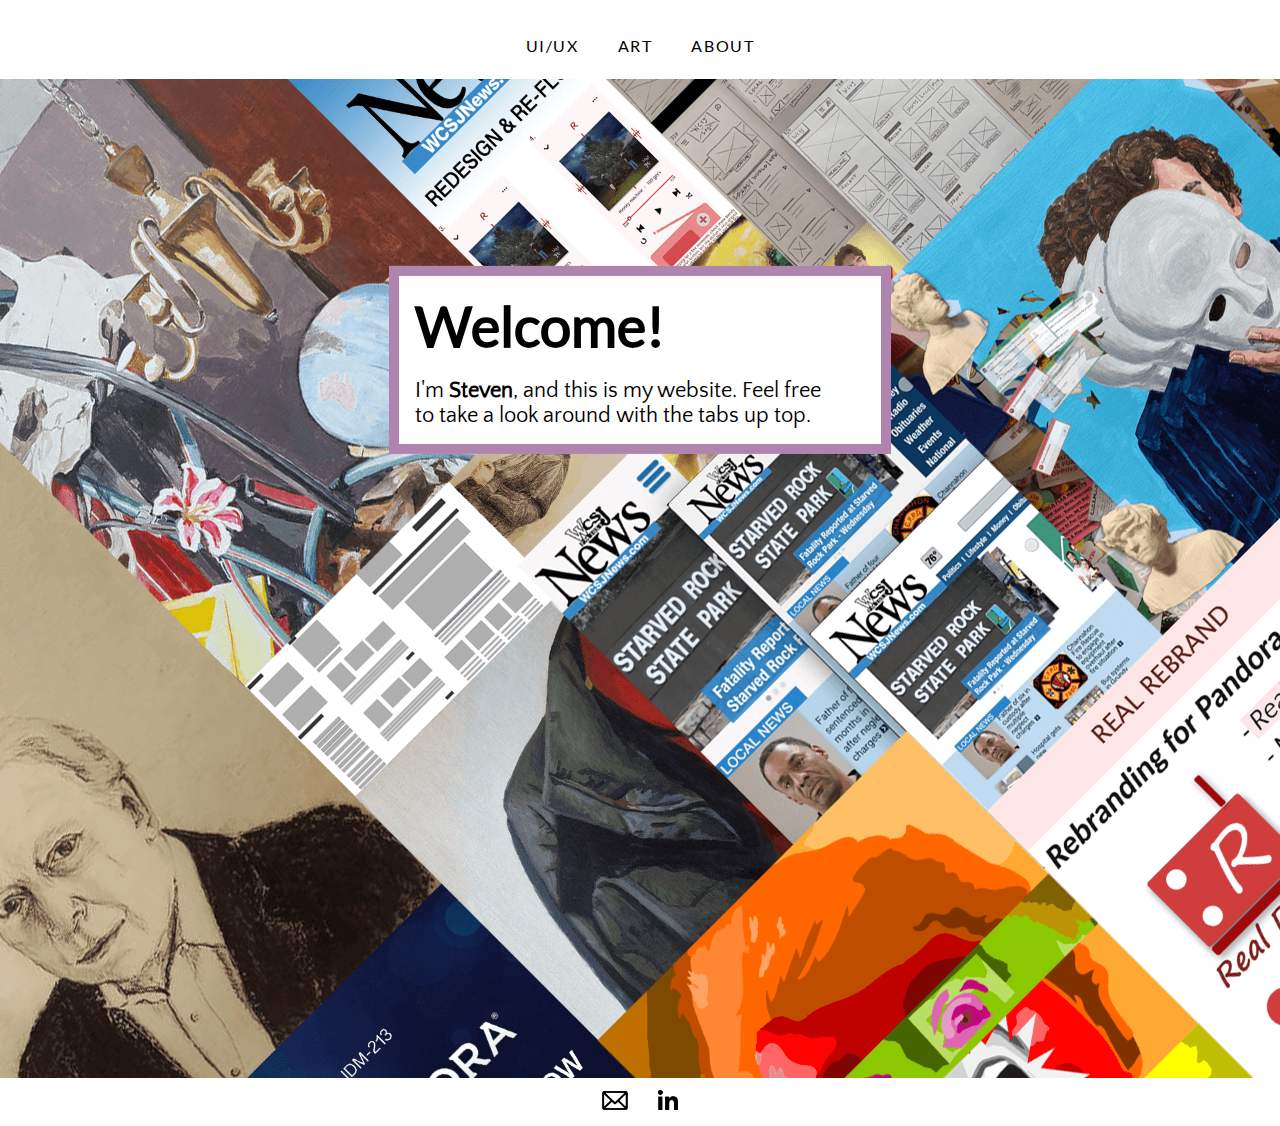
<file: index.html>
<!DOCTYPE html>
<html lang="en">
    <head>
        <meta charset="UTF-8" />
        <meta name="viewport" content="width=device-width, initial-scale=1.0" />
        <title>McInerneyMedia | UI/UX</title>
        <link rel="stylesheet" href="styles.css" />
        <link rel="icon" href="imagesscaled/logosmall.png" />
    </head>
    <body>
<!--Centered navbar.-->
<br>
<br>
       <div class="site_menu">
          <ul>
            <li><a href="uiux.html">UI/UX</a></li>
            <li><a href="art.html">ART</a></li>
            <li><a href="about.html">ABOUT</a></li>
          </ul>
        </div>

        <div class="container">
          <!--sizing for the head background image showcase, based on screen sizes.-->
          <picture>
            <source media="(max-width: 600px)" srcset="imagesscaled/bg_s.png" />
            <source media="(max-width: 1020px)" srcset="imagesscaled/bg_m.png" />
            <source media="(min-width: 1021px)" srcset="imagesscaled/bg_l.png" />
            <img src="imagesscaled/bg_s.png" alt="Gallery of Steven's work at an angle.">
          </picture>
          <div class="centered">
            <h2 class="hi">Welcome!</h2>
            <p class="hey">I'm <b>Steven</b>, and this is my website. Feel free to take a look around with the tabs up top.</p>

          </div>
        </div>
            <!--Links to email and linkedin.-->
            <footer>
              <div class="bottom">
              <a href="mailto:sam646@drexel.edu">
                <img class="stevenlinka" alt="Small Envelope, a linked image directing to Steven's email." src="imagesscaled/mail.png">
                </a>
              <a href="https://www.linkedin.com/in/steven-mcinerney-3b106819a/" target="_blank">
                <img class="stevenlinkb" alt="IN Logo from Linkedin, a linked image directing to Steven's linkedin profile." src="imagesscaled/linkedin.png">
                </a>
              </div>
            </footer>
    </body>
</html>
</file>
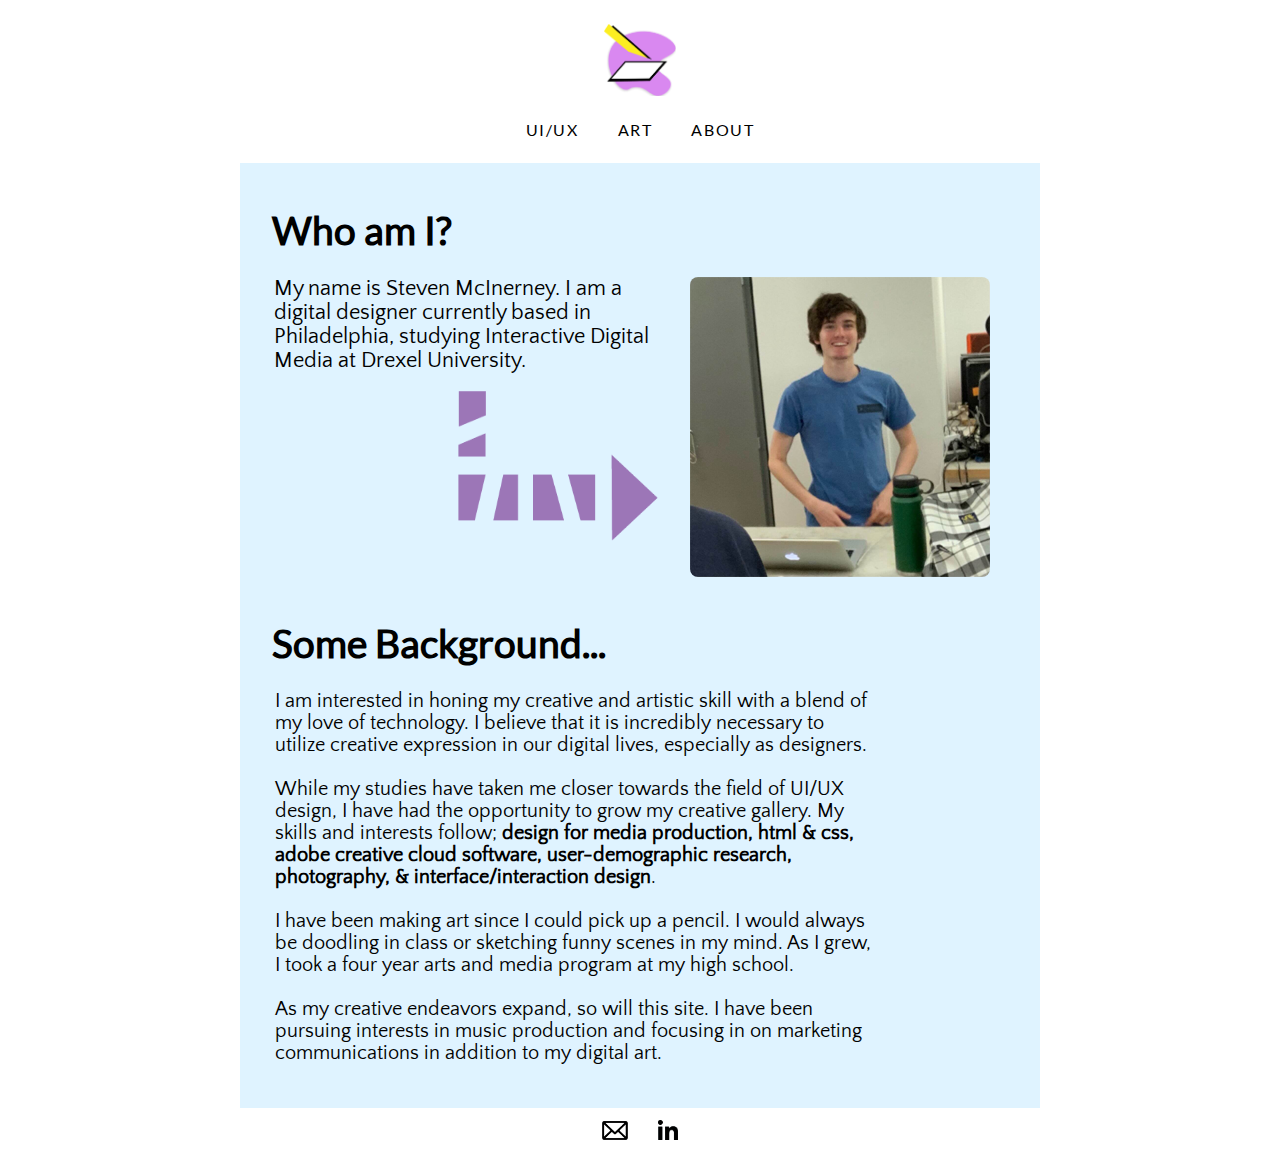
<file: about.html>
<!DOCTYPE html>
<html lang="en">
    <head>
        <meta charset="UTF-8" />
        <meta name="viewport" content="width=device-width, initial-scale=1.0" />
        <title>McInerneyMedia | About</title>
        <link rel="stylesheet" href="styles.css" />
        <link rel="icon" href="imagesscaled/logosmall.png">
    </head>
    <body>
      <!--Top centered website logo.-->
        <div class="logo_art">
            <h1>
              <a href="index.html">
                <img class= "stevenlogo" alt="Centered logo of yellow pencil on white paper with purple swirl behind it." src="imagesscaled/logo4.png">
                </a>
          </h1>
        </div>
        <!--Centered navbar.-->
        <div class="site_menu">
          <ul>
            <li><a href="uiux.html">UI/UX</a></li>
            <li><a href="art.html">ART</a></li>
            <li><a href="about.html">ABOUT</a></li>
          </ul>
        </div>
        <!--Main 'about me' content for the page.-->
        <div class="about_me">
          <br>
          <h3>Who am I?</h3>
              <div class="aboutflex">
                <div class="opener">
                  <p class="top">My name is Steven McInerney. I am a digital designer currently based in Philadelphia, studying Interactive Digital Media at Drexel University.</p>
                  <br>
                  <picture>
                    <img class="pointer" src="imagesscaled/pointer.png" alt="arrow">
                  </picture>
                  <br>
                  <br>
                </div>
                <div class="pic">
                  <picture>
                    <img class= "me" src= "imagesscaled/myself.png" alt="Picture of Steven smiling, standing in studio lab.">
                  </picture>
                </div>
              </div>
                  <br> 
                  <h3>Some Background...</h3>
                  <p class="about">I am interested in honing my creative and artistic skill with a blend of my love of technology. I believe that it is incredibly necessary to utilize creative expression in our digital lives, especially as designers.
                  <br>
                  <br>
                  While my studies have taken me closer towards the field of UI/UX design, I have had the opportunity to grow my creative gallery. My skills and interests follow; <b> design for media production, html & css, adobe creative cloud software, user-demographic research, photography, & interface/interaction design</b>.
                  <br>
                  <br>
                  I have been making art since I could pick up a pencil. I would always be doodling in class or sketching funny scenes in my mind. As I grew, I took a four year arts and media program at my high school.
                  <br>
                  <br>
                  As my creative endeavors expand, so will this site. I have been pursuing interests in music production and focusing in on marketing communications in addition to my digital art.
                  <br>
                  <br>
                  <br>
                  </p>
        </div>
            <!--Links to email and linkedin.-->
            <footer>
              <div class="bottom">
              <a href="mailto:sam646@drexel.edu">
                <img class="stevenlinka" alt="Small Envelope, a linked image directing to Steven's email." src="imagesscaled/mail.png">
                </a>
              <a href="https://www.linkedin.com/in/steven-mcinerney-3b106819a/" target="_blank">
                <img class="stevenlinkb" alt="IN Logo from Linkedin, a linked image directing to Steven's linkedin profile." src="imagesscaled/linkedin.png">
                </a>
              </div>
            </footer>
    </body>
</html>
</file>
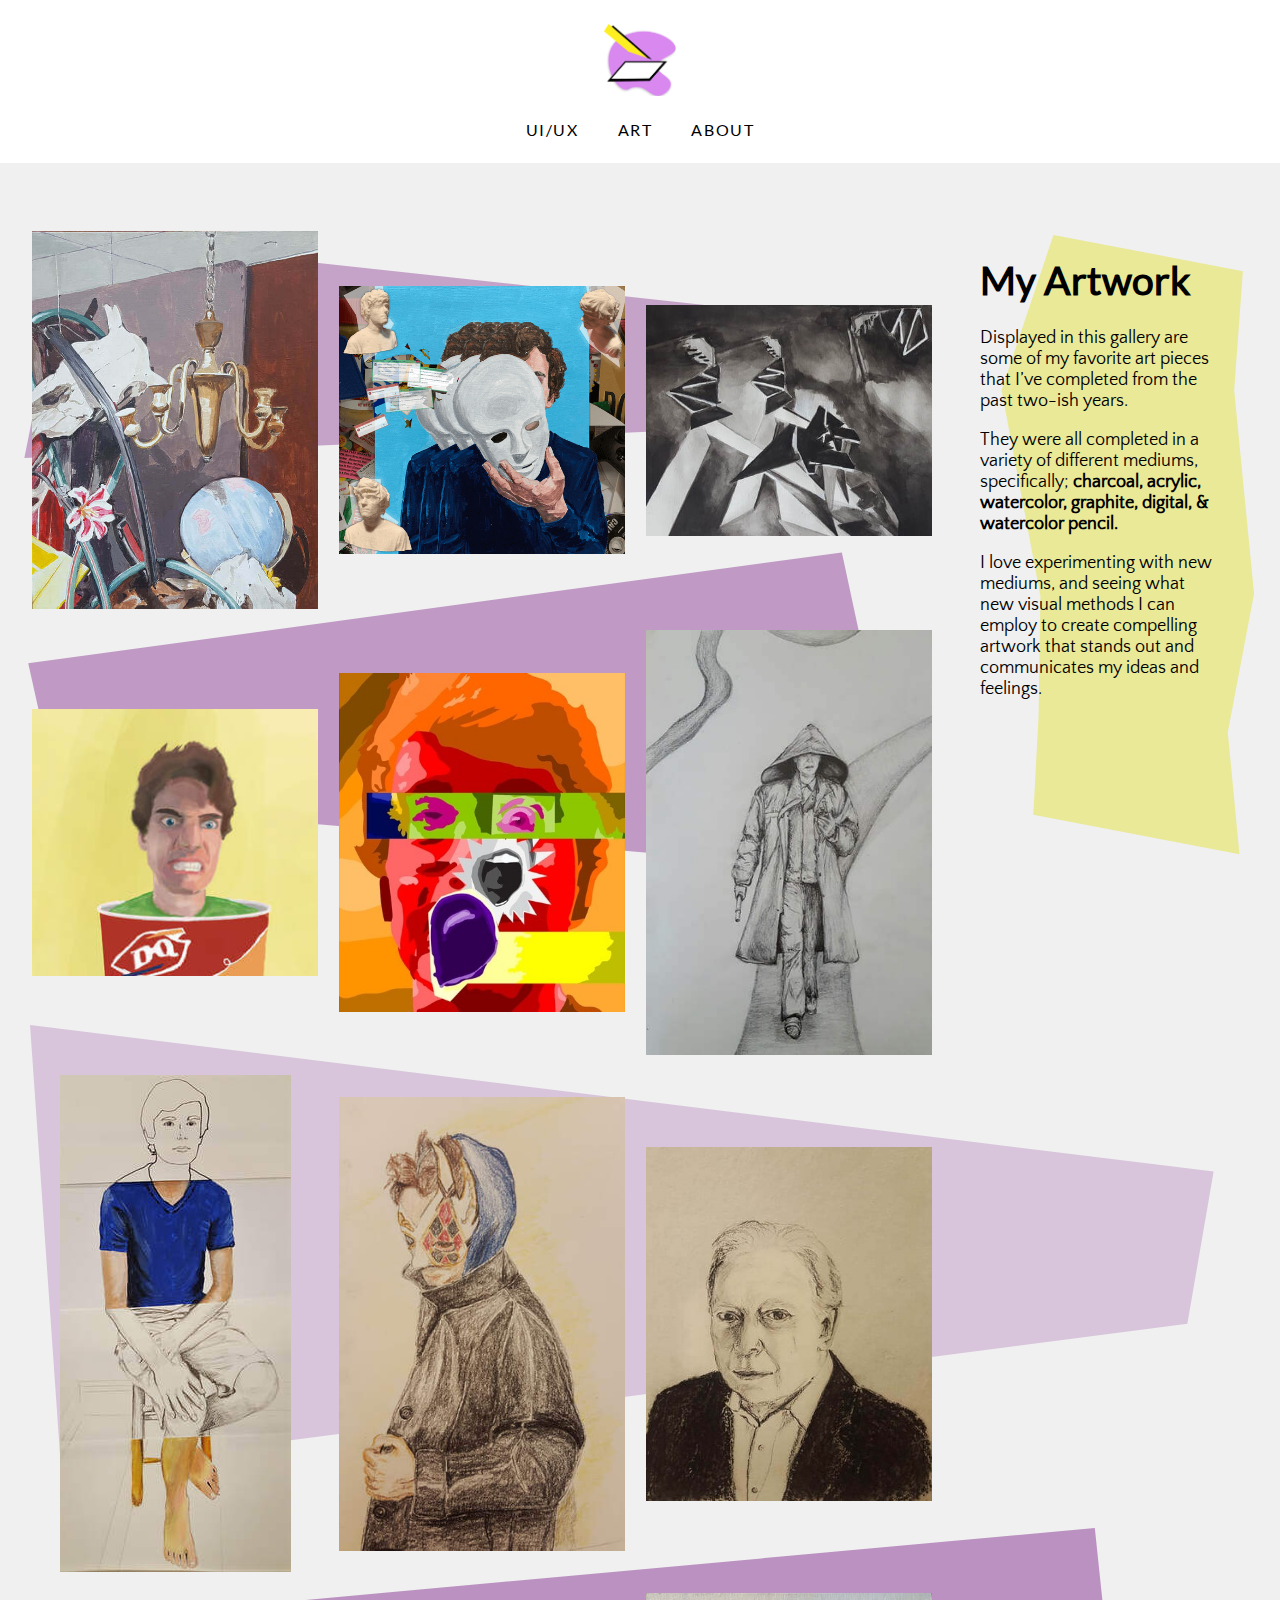
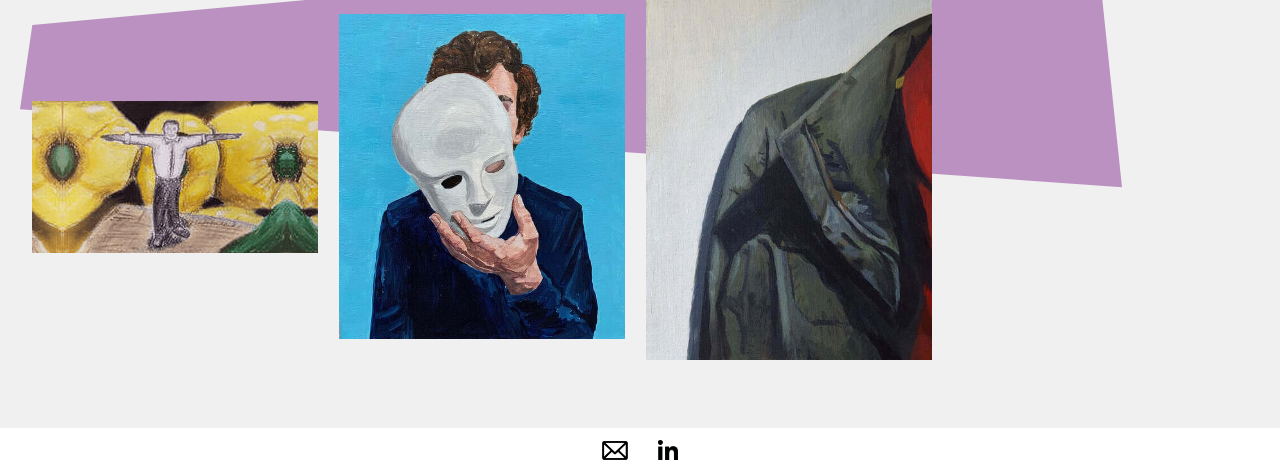
<file: art.html>
<!DOCTYPE html>
<html lang="en">
    <head>
        <meta charset="UTF-8">
        <meta name="viewport" content="width=device-width, initial-scale=1.0">
        <title>McInerneyMedia | Art</title>
        <link rel="stylesheet" href="styles.css">
        <link rel="icon" href="imagesscaled/logosmall.png">
    </head>
    <!--Top centered website logo.-->
    <body>
        <div class="logo_art">
            <h1>
              <a href="index.html">
                <img class= "stevenlogo" alt="Centered logo of yellow pencil on white paper with purple swirl behind it." src="imagesscaled/logo4.png">
                </a>
          </h1>
        </div>
        <!--Centered navbar.-->
        <div class="site_menu">
          <ul>
            <li><a href="uiux.html">UI/UX</a></li>
            <li><a href="art.html">ART</a></li>
            <li><a href="about.html">ABOUT</a></li>
          </ul>
        </div>
      <!--Section containing pop-up button for returning to page tops.-->
        <button onclick="topFunction()" id="myBtn" title="Go to top">Top</button>

        <script>

          var mybutton = document.getElementById("myBtn");
          
          window.onscroll = function() {scrollFunction()};
          
          function scrollFunction() {
            if (document.body.scrollTop > 20 || document.documentElement.scrollTop > 20) {
              mybutton.style.display = "block";
            } else {
              mybutton.style.display = "none";
            }
          }
          
          function topFunction() {
            document.body.scrollTop = 0;
            document.documentElement.scrollTop = 0;
          }
          </script>
<!--Main gallery content for the page.-->
      <div class="works">
          <div class= "artgrid">
            <div class="gallery">
              <img src="imagesscaled/chand.jpg" alt="Acrylic painting of gold chandelier next to deer skull and earth globe.">
              <img src="imagesscaled/bluemix.png" alt="Digital multimedia piece of masked figure glitching with 3D heads circling.">
              <img src="imagesscaled/poly.jpg" alt="Black and white watercolor painting of polygonal abstract scene.">
              <img src="imagesscaled/DQ.jpg" alt="">
              <img src="imagesscaled/redgreen.jpg" alt="">
              <img src="imagesscaled/walk.jpg" alt="">
              <img src="imagesscaled/sit.jpg" alt="Multimedia piece of Steven sitting in on stool.">
              <img src="imagesscaled/look.jpg" alt="Colored pencil piece of masked figure posing in black leather coat.">
              <img src="imagesscaled/vet.jpg" alt="Charcoal piece of profile of US veteran.">
              <img src="imagesscaled/pepper.png" alt="">
              <img src="imagesscaled/blue.jpg" alt="">
              <img src="imagesscaled/green.jpg" alt="Acrylic painting of a shoulder of green coat with red accent.">
            </div>
            <aside>
              <picture>
                <img class="pointeru" src= "imagesscaled/pointeru.png" alt="up arrow">
              </picture>
              <h3>My Artwork</h3>
              <p>Displayed in this gallery are some of my favorite art pieces that I’ve completed from the past two-ish years. </p>
              <br>
              <p>They were all completed in a variety of different mediums, specifically; <b> charcoal, acrylic, watercolor, graphite, digital, & watercolor pencil. </b></p>
              <br>
              <p>I love experimenting with new mediums, and seeing what new visual methods I can employ to create compelling artwork that stands out and communicates my ideas and feelings.</p>
            </aside>
          </div>
        </div>
              <!--Links to email and linkedin.-->
                <footer>
                  <div class="bottom">
                  <a href="mailto:sam646@drexel.edu">
                    <img class="stevenlinka" alt="Small Envelope, a linked image directing to Steven's email." src="imagesscaled/mail.png">
                    </a>
                  <a href="https://www.linkedin.com/in/steven-mcinerney-3b106819a/" target="_blank">
                    <img class="stevenlinkb" alt="IN Logo from Linkedin, a linked image directing to Steven's linkedin profile." src="imagesscaled/linkedin.png">
                    </a>
                  </div>
                </footer>
    </body>
</html>
</file>
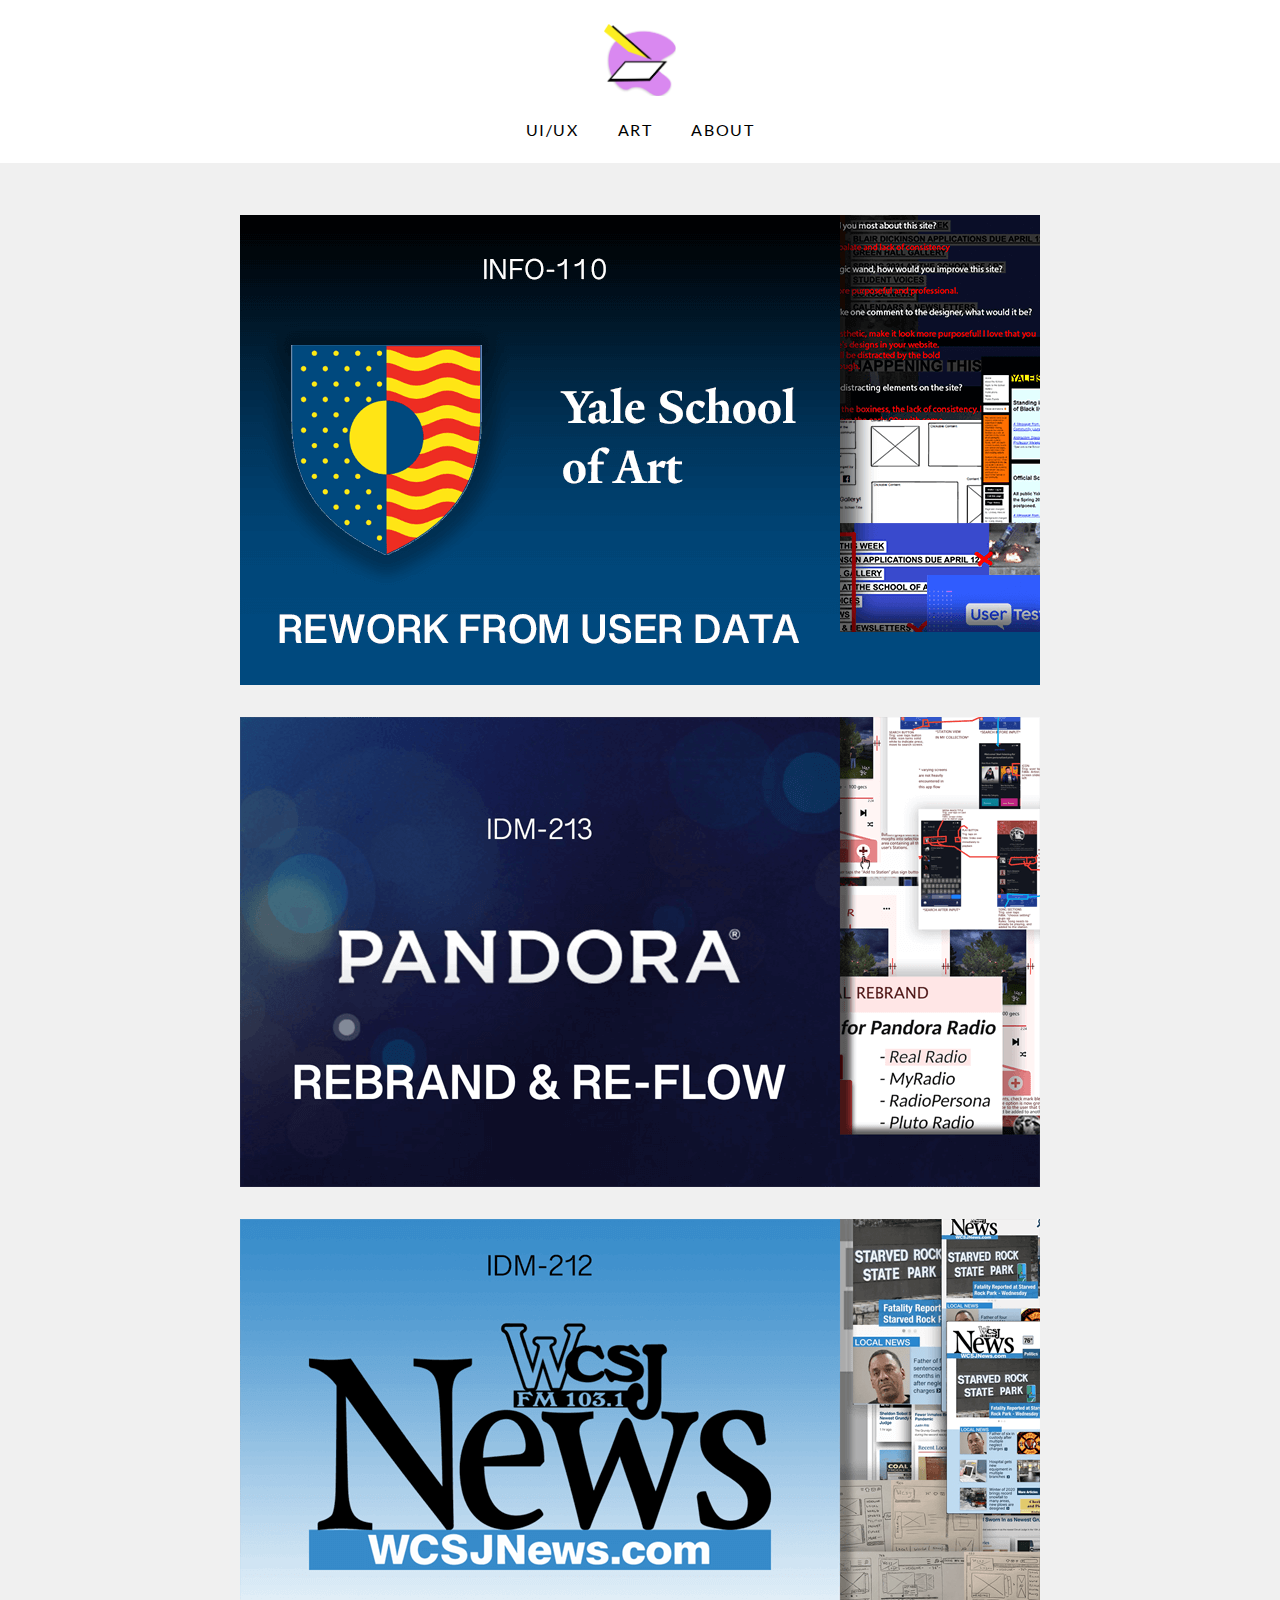
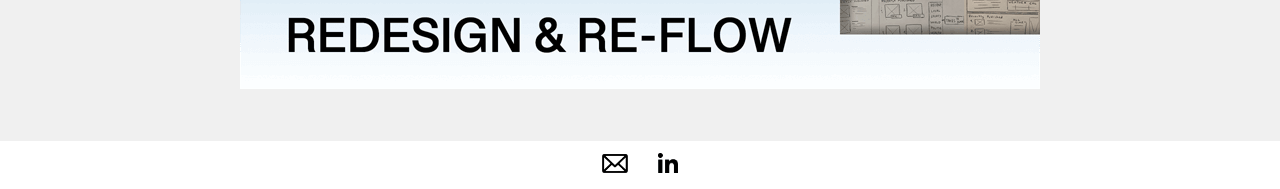
<file: uiux.html>
<!DOCTYPE html>
<html lang="en">
    <head>
        <meta charset="UTF-8" />
        <meta name="viewport" content="width=device-width, initial-scale=1.0" />
        <title>McInerneyMedia | UI/UX</title>
        <link rel="stylesheet" href="styles.css" />
        <link rel="icon" href="imagesscaled/logosmall.png" />
    </head>
    <body>
      <!--Top centered website logo!-->
        <div class="logo_art">
            <h1>
              <a href="index.html">
                <img class= "stevenlogo" alt="Centered logo of yellow pencil on white paper with purple swirl behind it." src="imagesscaled/logo4.png">
                </a>
          </h1>
        </div>
<!--Centered navbar.-->
       <div class="site_menu">
          <ul>
            <li><a href="uiux.html">UI/UX</a></li>
            <li><a href="art.html">ART</a></li>
            <li><a href="about.html">ABOUT</a></li>
          </ul>
        </div>
<!--Main image preview content for the page.-->
<div class="works"> 
  <div class="physwork">
    <a href="work3.html">
  <picture>
    <source media="(max-width: 1149px)" srcset="imagesscaled/yaletitle.png" />
    <source media="(min-width: 1150px)" srcset="imagesscaled/yale_b.png" />
    <img src="imagesscaled/yaletitle.png" alt="IDM-213, Pandora, Rebrand and Re-flow.">
  </picture>
  </a>
  </div>
            <div class="physwork">
              <a href="work2.html">
            <picture>
              <source media="(max-width: 1149px)" srcset="imagesscaled/realtitle.png" />
              <source media="(min-width: 1150px)" srcset="imagesscaled/real_b.png" />
              <img src="imagesscaled/realtitle.png" alt="IDM-213, Pandora, Rebrand and Re-flow.">
            </picture>
            </a>
            </div>
            <div class="physwork">
              <a href="work1.html">
            <picture>
                <source media="(max-width: 1149px)" srcset="imagesscaled/wcsjtitle.png" />
              <source media="(min-width: 1150px)" srcset="imagesscaled/wcsjtitle_b.png" />
              <img src="imagesscaled/wcsjtitle.png" alt="IDM-212 WCSJNews.com Redesign and Re-flow.">
            </picture>
            </a>
              </div>
            </div>
            <!--Links to email and linkedin.-->
              <footer>
                <div class="bottom">
                <a href="mailto:sam646@drexel.edu">
                  <img class="stevenlinka" alt="Small Envelope, a linked image directing to Steven's email." src="imagesscaled/mail.png">
                  </a>
                <a href="https://www.linkedin.com/in/steven-mcinerney-3b106819a/" target="_blank">
                  <img class="stevenlinkb" alt="IN Logo from Linkedin, a linked image directing to Steven's linkedin profile." src="imagesscaled/linkedin.png">
                  </a>
                </div>
              </footer>
    </body>
</html>
</file>
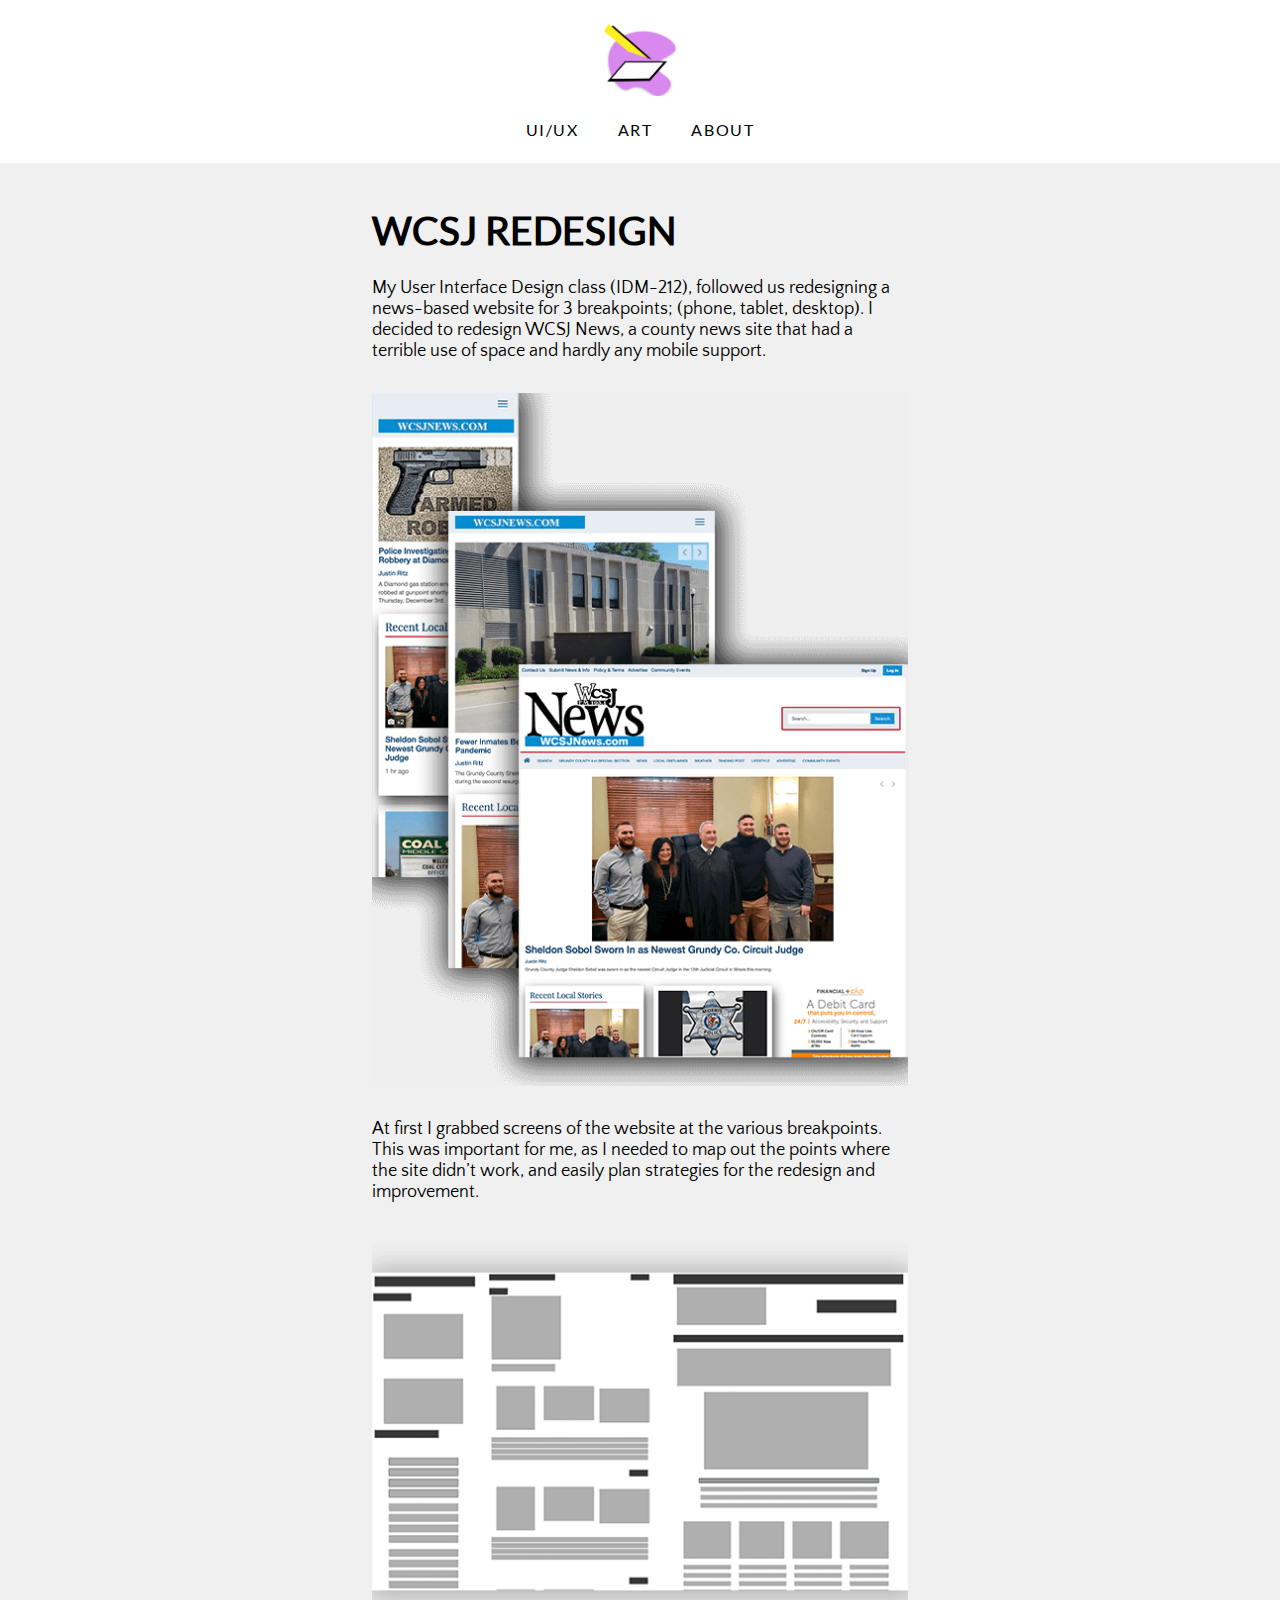
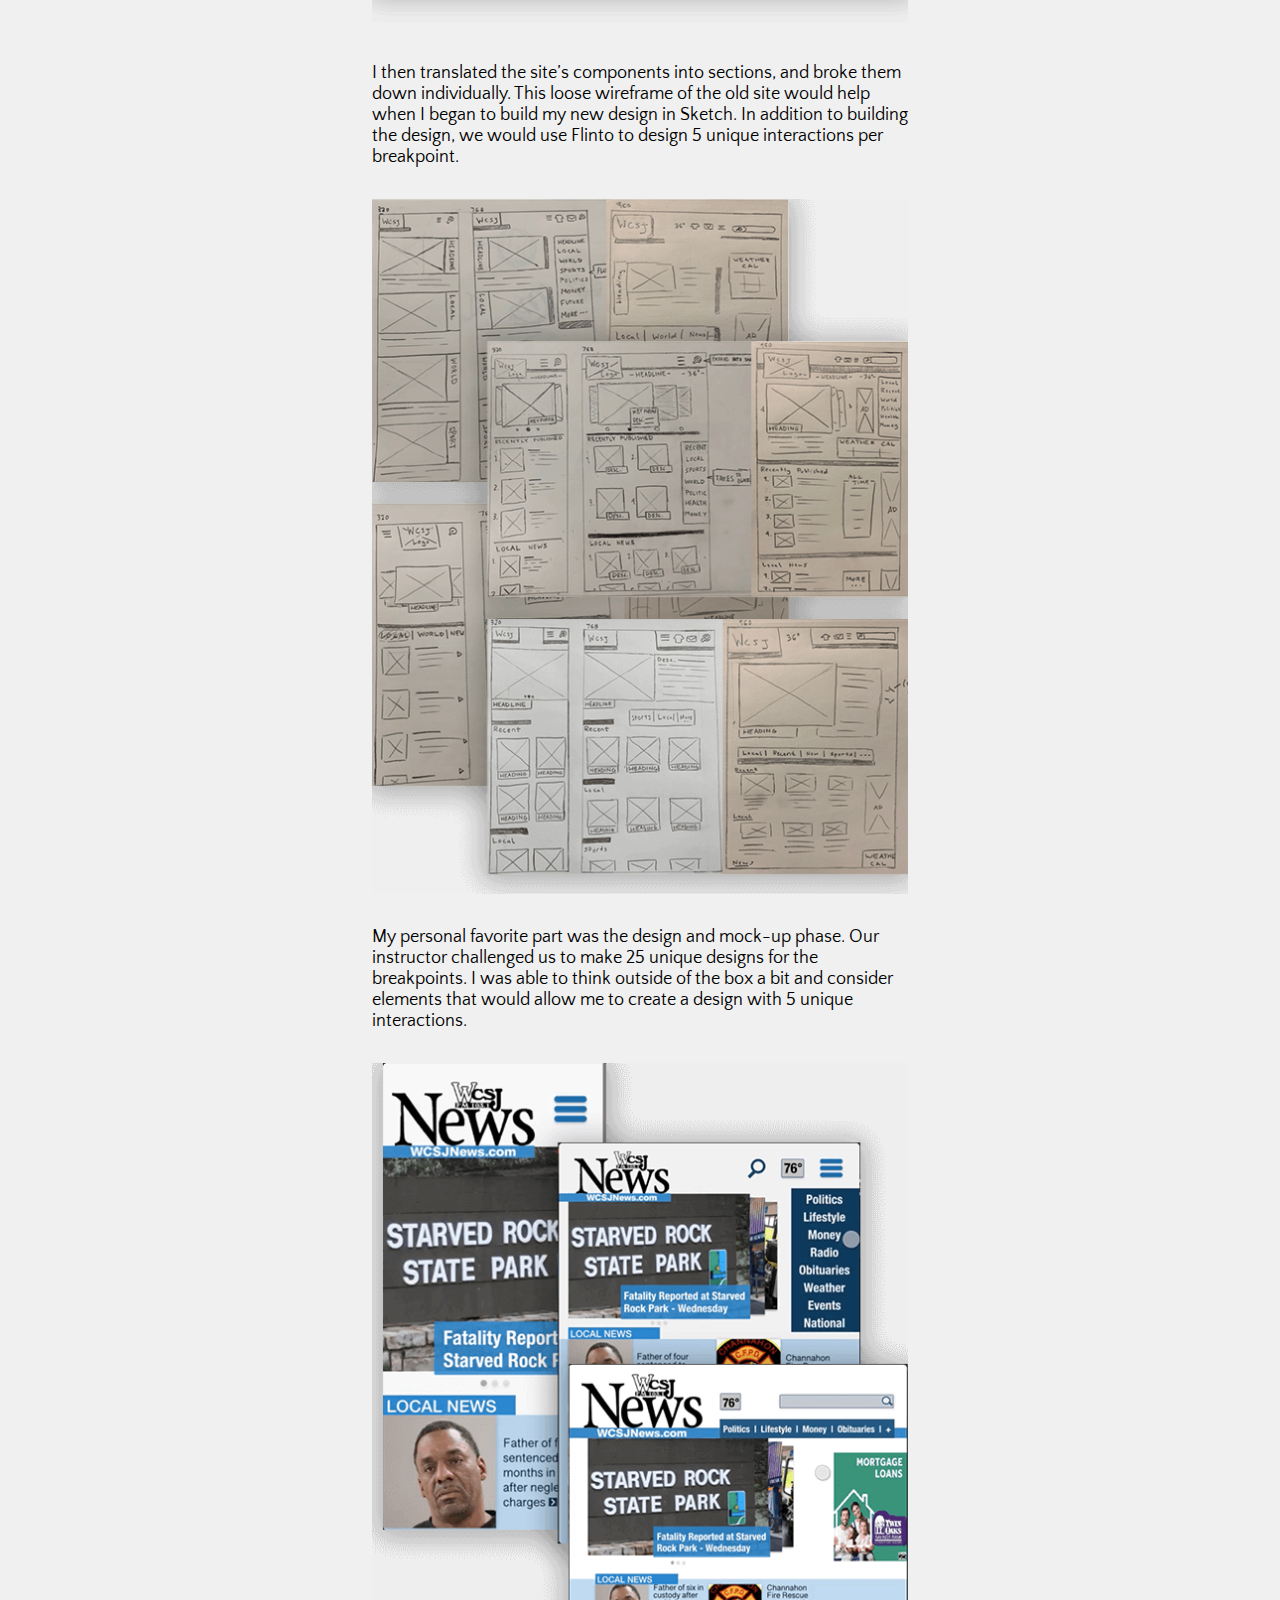
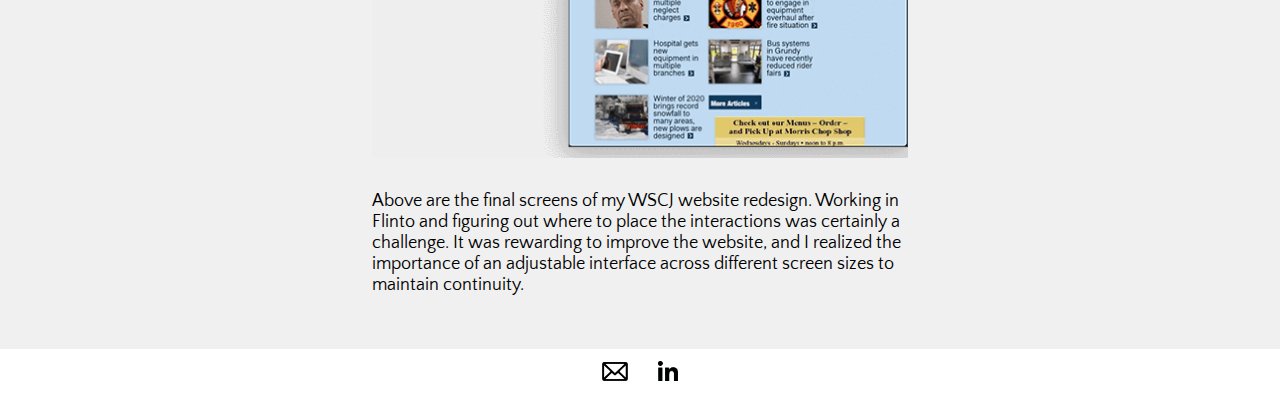
<file: work1.html>
<!DOCTYPE html>
<html lang="en">
    <head>
        <meta charset="UTF-8" />
        <meta name="viewport" content="width=device-width, initial-scale=1.0" />
        <title>McInerneyMedia | Project II</title>
        <link rel="stylesheet" href="styles.css" />
        <link rel="icon" href="imagesscaled/logosmall.png" />
    </head>
    <!--Top centered website logo.-->
    <body>
        <div class="logo_art">
            <h1>
              <a href="index.html">
                <img class= "stevenlogo" alt="Centered logo of yellow pencil on white paper with purple swirl behind it." src="imagesscaled/logo4.png">
                </a>
          </h1>
        </div>
        <!--Centered navbar.-->
        <div class="site_menu">
          <ul>
            <li><a href="uiux.html">UI/UX</a></li>
            <li><a href="art.html">ART</a></li>
            <li><a href="about.html">ABOUT</a></li>
          </ul>
        </div>
<!--Section containing pop-up button for returning to page tops.-->
        <button onclick="topFunction()" id="myBtn" title="Go to top">Top</button>
        
<script>

var mybutton = document.getElementById("myBtn");

window.onscroll = function() {scrollFunction()};

function scrollFunction() {
  if (document.body.scrollTop > 20 || document.documentElement.scrollTop > 20) {
    mybutton.style.display = "block";
  } else {
    mybutton.style.display = "none";
  }
}

function topFunction() {
  document.body.scrollTop = 0;
  document.documentElement.scrollTop = 0;
}
</script>
<!--Main text and image documentation content for the page.-->
          <div class="worksalt">
            <div class="projects">
              <br>
            <h3>WCSJ REDESIGN</h3>
            <p>My User Interface Design class (IDM-212), followed us redesigning a news-based website for 3 breakpoints; (phone, tablet, desktop). I decided to redesign WCSJ News, a county news site that had a terrible use of space and hardly any mobile support.</p>
            <div class="projectwork">
              <img src="imagesscaled/wcsjold.png" alt="Three different sized screens of the old WCSJ website.">
            </div>
            <p>At first I grabbed screens of the website at the various breakpoints. This was important for me, as I needed to map out the points where the site didn’t work, and easily plan strategies for the redesign and improvement.</p>
            <div class="projectwork">
              <img src="imagesscaled/wireframe.png" alt="A low fidelity wireframe of the three screens, on one pane and comprised of gray boxes.">
            </div>
            <p>I then translated the site’s components into sections, and broke them down individually. This loose wireframe of the old site would help when I began to build my new design in Sketch. In addition to building the design, we would use Flinto to design 5 unique interactions per breakpoint.</p>
            <div class="projectwork">
              <img src="imagesscaled/wscjsketch.png" alt="Various sketches of website designs on sketch paper.">
            </div>
            <p>My personal favorite part was the design and mock-up phase. Our instructor challenged us to make 25 unique designs for the breakpoints. I was able to think outside of the box a bit and consider elements that would allow me to create a design with 5 unique interactions.</p>
            <div class="projectwork">
              <img src="imagesscaled/wcsjnew.png" alt="Three different sized screens of Steven's redesigned WCSJ website.">
            </div>
            <p>Above are the final screens of my WSCJ website redesign. Working in Flinto and figuring out where to place the interactions was certainly a challenge. It was rewarding to improve the website, and I realized the importance of an adjustable interface across different screen sizes to maintain continuity.</p>
            <br>
            <br>
            <br>
          </div>
        </div>
        <!--Links to email and linkedin.-->
        <footer>
          <div class="bottom">
          <a href="mailto:sam646@drexel.edu">
            <img class="stevenlinka" alt="Small Envelope, a linked image directing to Steven's email." src="imagesscaled/mail.png">
            </a>
          <a href="https://www.linkedin.com/in/steven-mcinerney-3b106819a/" target="_blank">
            <img class="stevenlinkb" alt="IN Logo from Linkedin, a linked image directing to Steven's linkedin profile." src="imagesscaled/linkedin.png">
            </a>
          </div>
        </footer>
    </body>
</html>
</file>
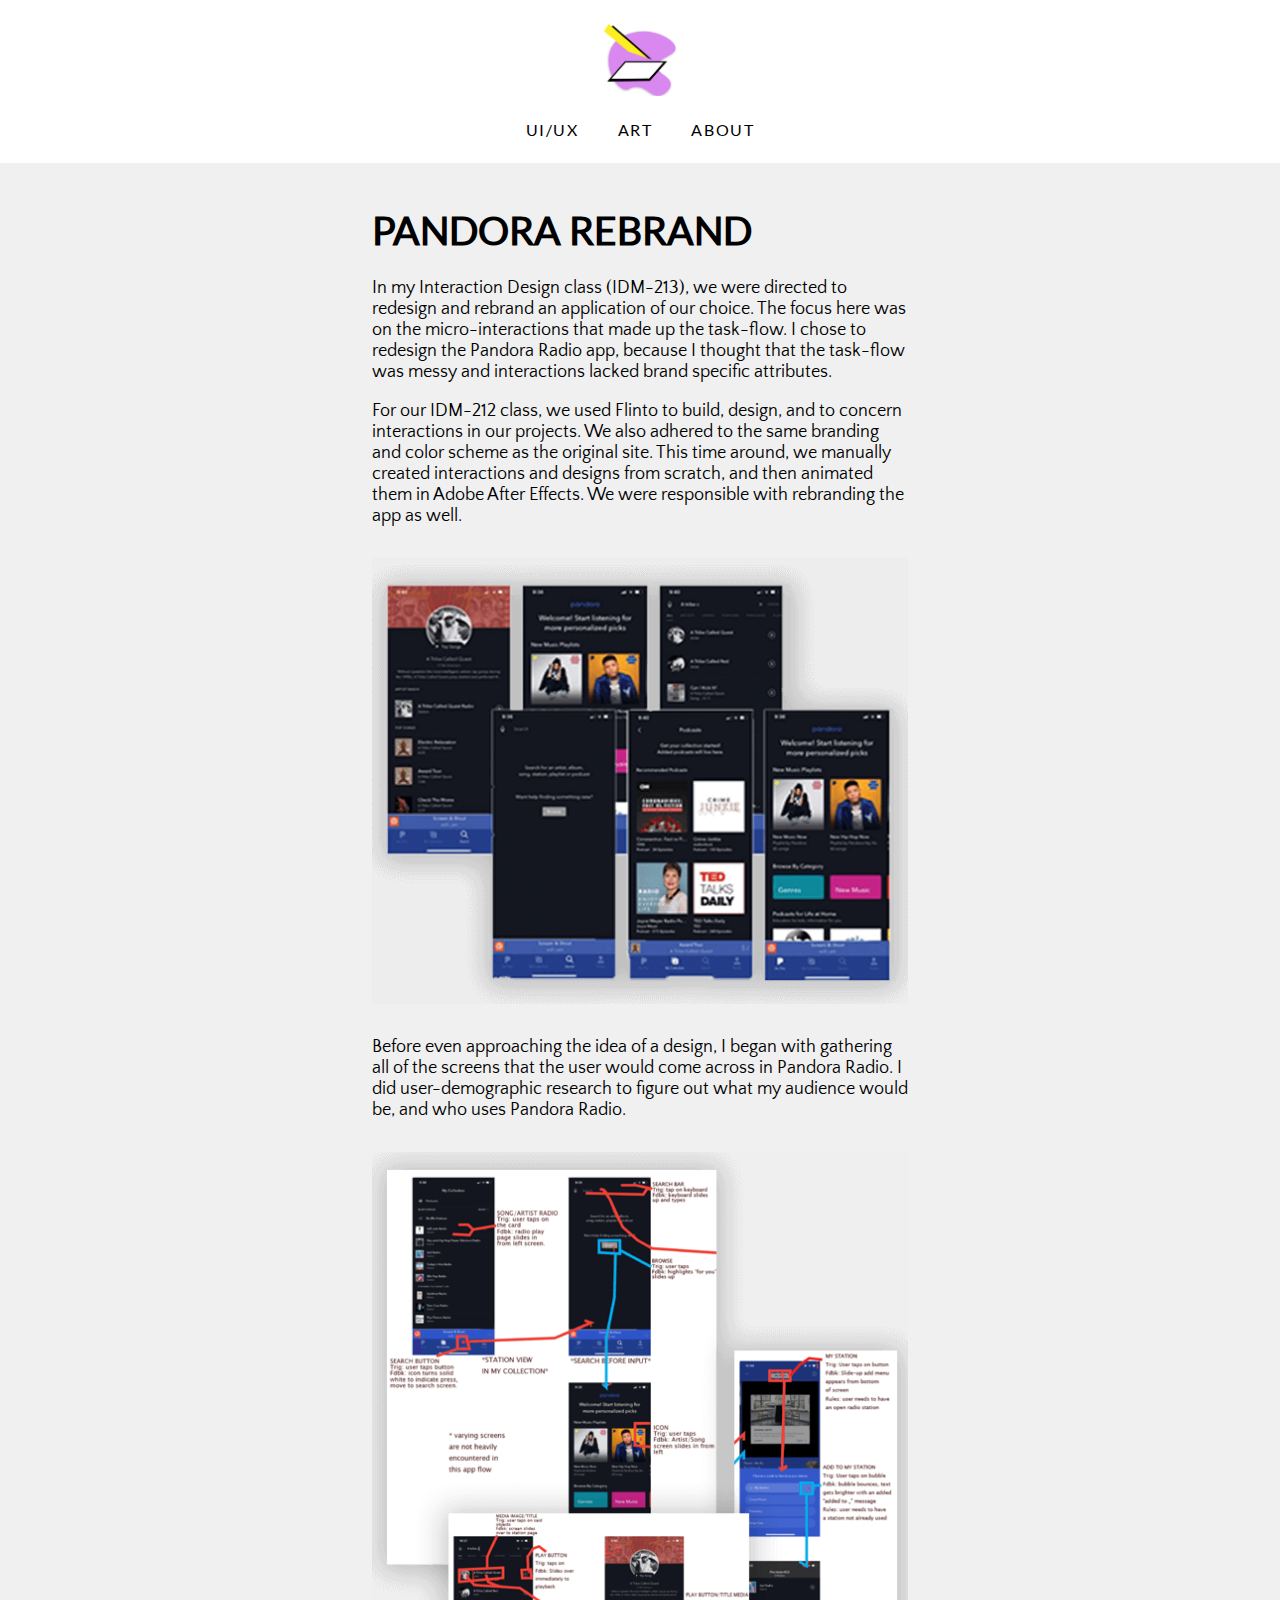
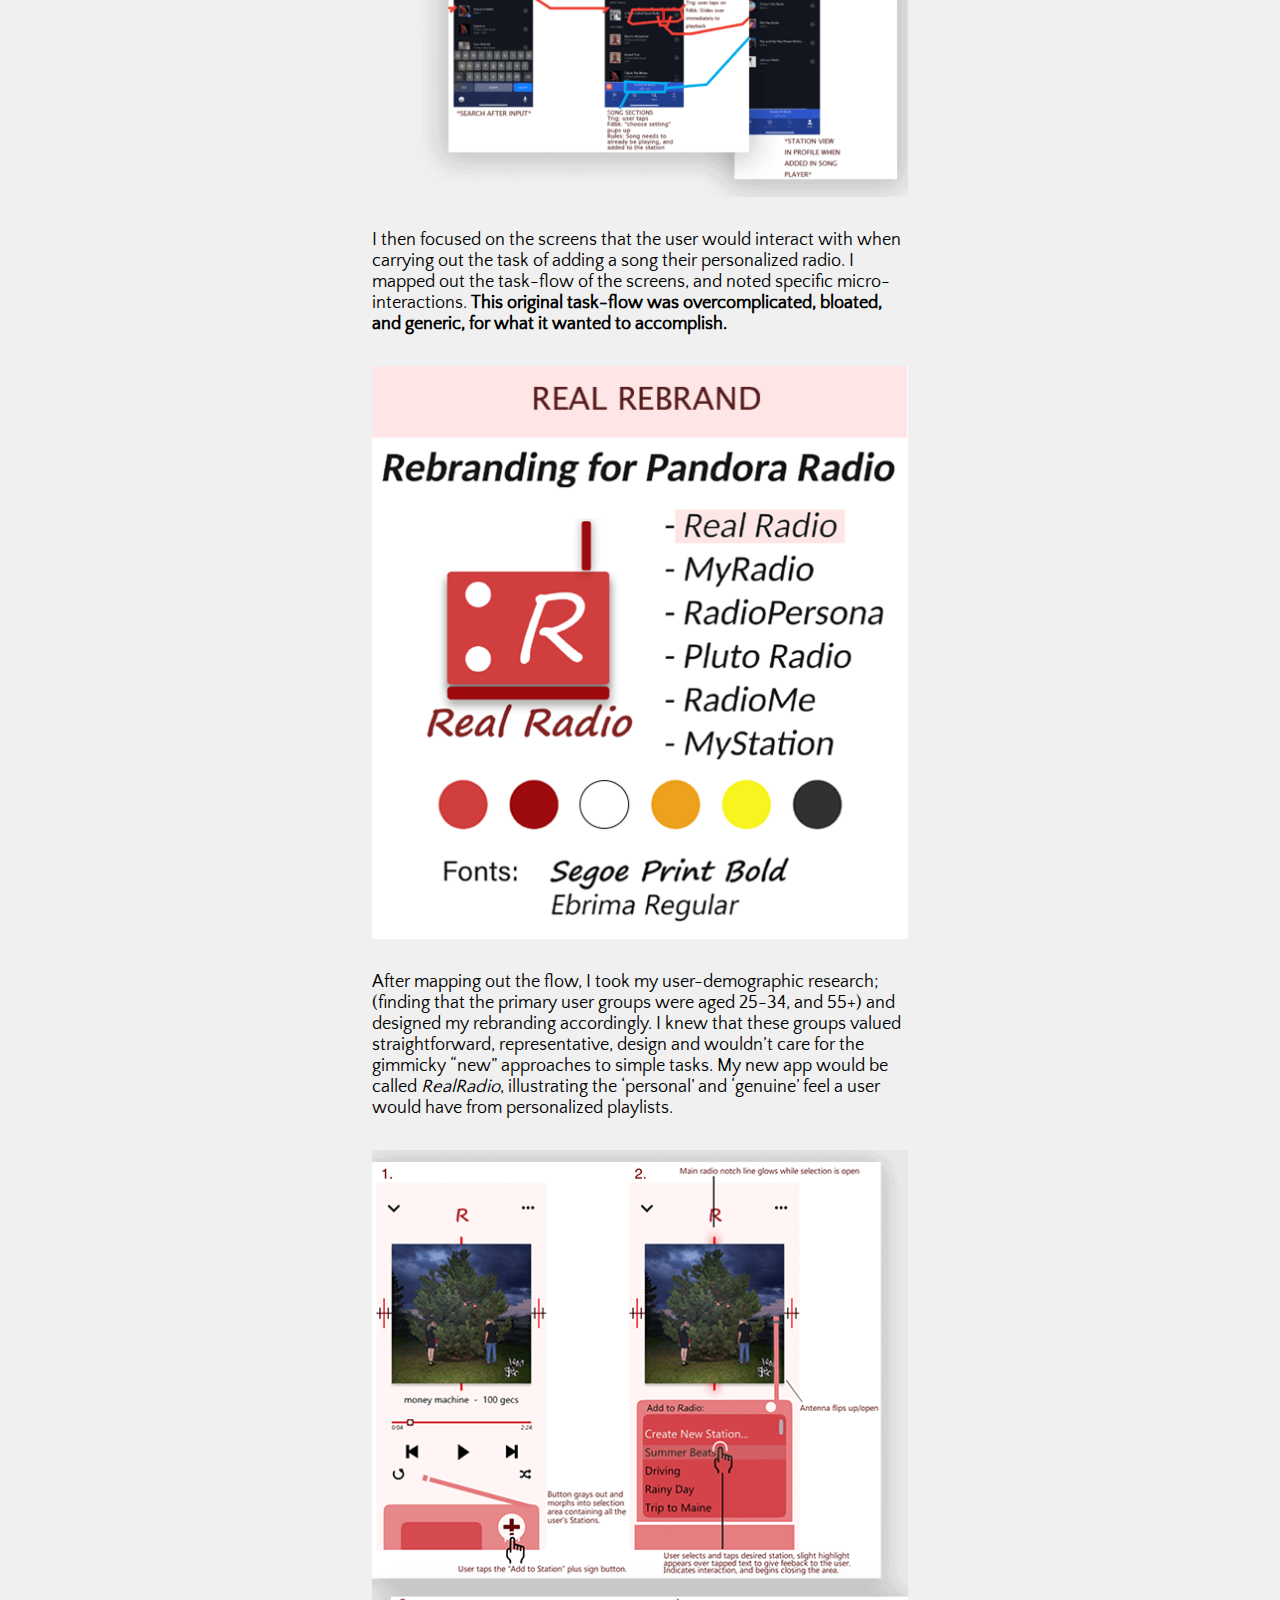
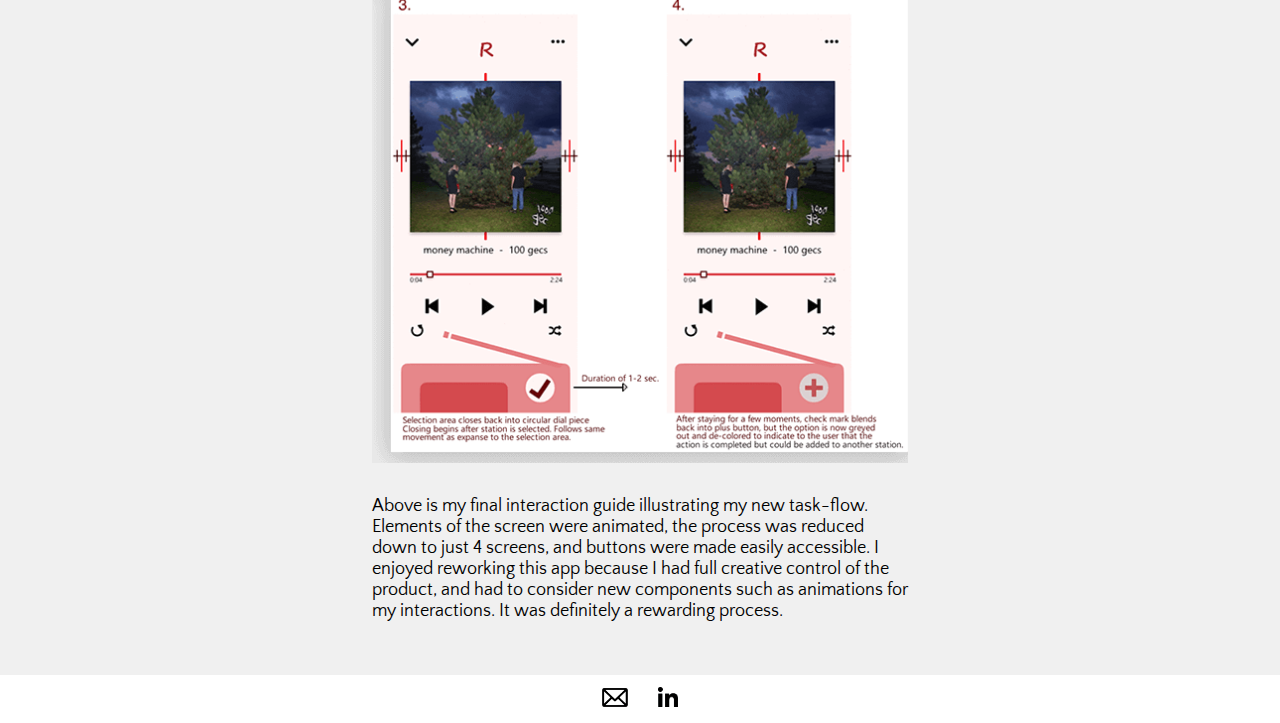
<file: work2.html>
<!DOCTYPE html>
<html lang="en">
    <head>
        <meta charset="UTF-8" />
        <meta name="viewport" content="width=device-width, initial-scale=1.0" />
        <title>McInerneyMedia | Project III</title>
        <link rel="stylesheet" href="styles.css" />
        <link rel="icon" href="imagesscaled/logosmall.png" />
    </head>
    <body>
      <!--Top centered website logo.-->
        <div class="logo_art">
            <h1>
              <a href="index.html">
                <img class= "stevenlogo" alt="Centered logo of yellow pencil on white paper with purple swirl behind it." src="imagesscaled/logo4.png">
                </a>
          </h1>
        </div>
<!--Centered navbar.-->
        <div class="site_menu">
          <ul>
            <li><a href="uiux.html">UI/UX</a></li>
            <li><a href="art.html">ART</a></li>
            <li><a href="about.html">ABOUT</a></li>
          </ul>
        </div>
<!--Section containing pop-up button for returning to page tops.-->
        <button onclick="topFunction()" id="myBtn" title="Go to top">Top</button>
        
<script>

var mybutton = document.getElementById("myBtn");

window.onscroll = function() {scrollFunction()};

function scrollFunction() {
  if (document.body.scrollTop > 20 || document.documentElement.scrollTop > 20) {
    mybutton.style.display = "block";
  } else {
    mybutton.style.display = "none";
  }
}

function topFunction() {
  document.body.scrollTop = 0;
  document.documentElement.scrollTop = 0;
}

</script>
<!--Main text and image documentation content for the page.-->
<div class="worksalt">
  <div class="projects">
    <br>
  <h3>PANDORA REBRAND</h3>
            <p>In my Interaction Design class (IDM-213), we were directed to redesign and rebrand an application of our choice. The focus here was on the micro-interactions that made up the task-flow. I chose to redesign the Pandora Radio app, because I thought that the task-flow was messy and interactions lacked brand specific attributes.</p>
            <br>
            <p>For our IDM-212 class, we used Flinto to build, design, and to concern interactions in our projects. We also adhered to the same branding and color scheme as the original site. This time around, we manually created interactions and designs from scratch, and then animated them in Adobe After Effects. We were responsible	with rebranding the app as well.</p>
            <div class="projectwork">
              <img src="imagesscaled/realold.png" alt="Six different screens from various locations on the old Pandora Radio app.">
            </div>
            <p>Before even approaching the idea of a design, I began with gathering all of the screens that the user would come across in Pandora Radio. I did user-demographic research to figure out what my audience would be, and who uses Pandora Radio.</p>
            <div class="projectwork">
              <img src="imagesscaled/realtask.png" alt="A mapping of each screen with arrows, following the steps of saving a song.">
            </div>
            <p>I then focused on the screens that the user would interact with when carrying out the task of adding a song their personalized radio. I mapped out the task-flow of the screens, and noted specific micro-interactions. <b>This original task-flow was overcomplicated, bloated, and generic, for what it wanted to accomplish.</b></p>
            <div class="projectwork">
              <img src="imagesscaled/realbrand.png" alt="Rebrand sheet, with the selected title of 'Real-Radio' next to a red radio icon.">
            </div>
            <p>After mapping out the flow, I took my user-demographic research; (finding that the primary user groups were aged 25-34, and 55+) and designed my rebranding accordingly. I knew that these groups valued straightforward, representative, design and wouldn’t care for the gimmicky “new” approaches to simple tasks. My new app would be called <i>RealRadio</i>, illustrating the ‘personal’ and ‘genuine’ feel a user would have from personalized playlists.</p>
            <div class="projectwork">
              <img src="imagesscaled/realnew.png" alt="4 new screens from the Real-Radio app. Mapped with arrows to each button.">
            </div>
            <p>Above is my final interaction guide illustrating my new task-flow. Elements of the screen were animated, the process was reduced down to just 4 screens, and buttons were made easily accessible. I enjoyed reworking this app because I had full creative control of the product, and had to consider new components such as animations for my interactions. It was definitely a rewarding process.</p>
            <br>
            <br>
            <br>
        </div>
      </div>
<!--Links to email and linkedin.-->
<footer>
  <div class="bottom">
  <a href="mailto:sam646@drexel.edu">
    <img class="stevenlinka" alt="Small Envelope, a linked image directing to Steven's email." src="imagesscaled/mail.png">
    </a>
  <a href="https://www.linkedin.com/in/steven-mcinerney-3b106819a/" target="_blank">
    <img class="stevenlinkb" alt="IN Logo from Linkedin, a linked image directing to Steven's linkedin profile." src="imagesscaled/linkedin.png">
    </a>
  </div>
</footer>
    </body>
</html>
</file>
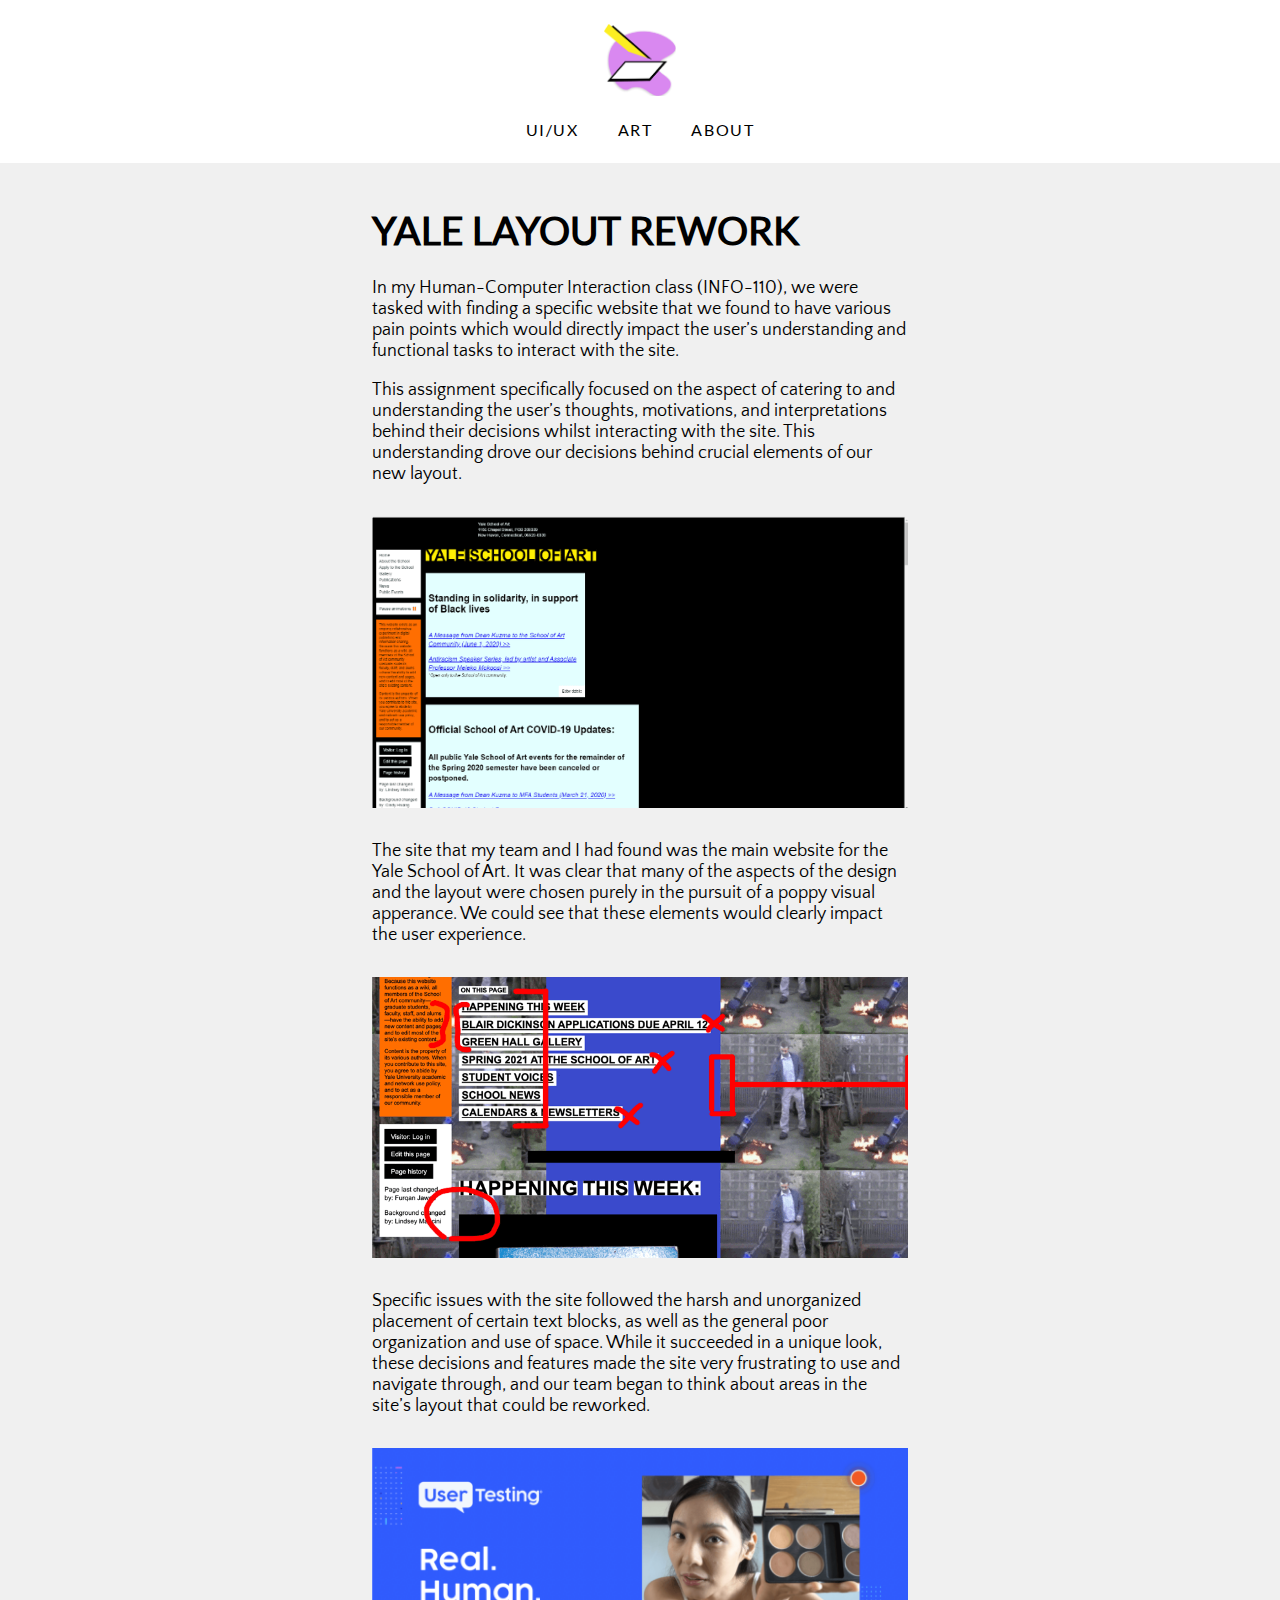
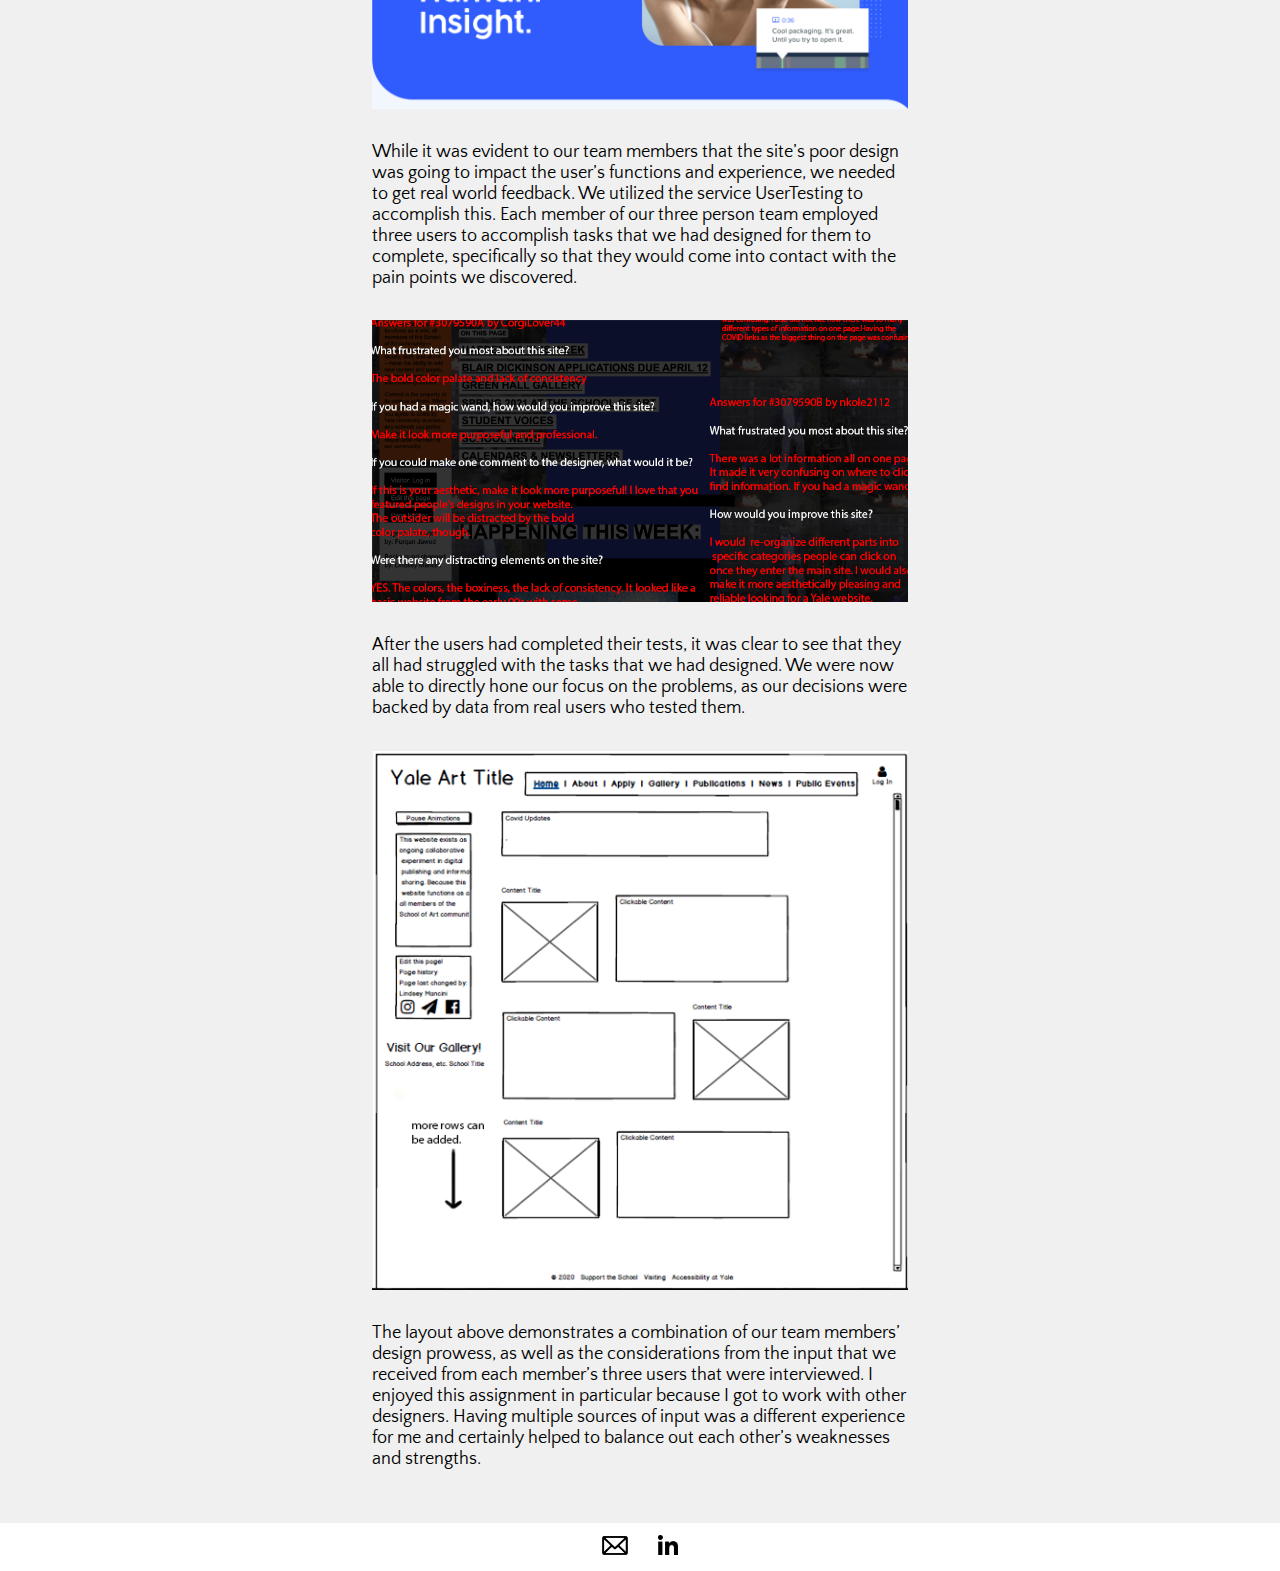
<file: work3.html>
<!DOCTYPE html>
<html lang="en">
    <head>
        <meta charset="UTF-8" />
        <meta name="viewport" content="width=device-width, initial-scale=1.0" />
        <title>McInerneyMedia | Project I</title>
        <link rel="stylesheet" href="styles.css" />
        <link rel="icon" href="imagesscaled/logosmall.png" />
    </head>
    <body>
      <!--Top centered website logo.-->
        <div class="logo_art">
            <h1>
              <a href="index.html">
                  <img class= "stevenlogo" alt="Centered logo of yellow pencil on white paper with purple swirl behind it." src="imagesscaled/logo4.png">
                </a>
          </h1>
        </div>
<!--Centered navbar.-->
        <div class="site_menu">
          <ul>
            <li><a href="uiux.html">UI/UX</a></li>
            <li><a href="art.html">ART</a></li>
            <li><a href="about.html">ABOUT</a></li>
          </ul>
        </div>
<!--Section containing pop-up button for returning to page tops.-->
        <button onclick="topFunction()" id="myBtn" title="Go to top">Top</button>
        
<script>

var mybutton = document.getElementById("myBtn");

window.onscroll = function() {scrollFunction()};

function scrollFunction() {
  if (document.body.scrollTop > 20 || document.documentElement.scrollTop > 20) {
    mybutton.style.display = "block";
  } else {
    mybutton.style.display = "none";
  }
}

function topFunction() {
  document.body.scrollTop = 0;
  document.documentElement.scrollTop = 0;
}

</script>
<!--Main text and image documentation content for the page.-->
<div class="worksalt">
  <div class="projects">
    <br>
  <h3>YALE LAYOUT REWORK</h3>
            <p>In my Human-Computer Interaction class (INFO-110), we were tasked with finding a specific website that we found to have various pain points which would directly impact the user’s understanding and functional tasks to interact with the site.</p>
            <br>
            <p>This assignment specifically focused on the aspect of catering to and understanding the user’s thoughts, motivations, and interpretations behind their decisions whilst interacting with the site. This understanding drove our decisions behind crucial elements of our new layout.</p>
            <div class="projectwork">
              <img src="imagesscaled/yaleold.png" alt="A screenshot of the current website of the Yale School of Art.">
            </div>
            <p>The site that my team and I had found was the main website for the Yale School of Art. It was clear that many of the aspects of the design and the layout were chosen purely in the pursuit of a poppy visual apperance. We could see that these elements would clearly impact the user experience.</p>
            <div class="projectwork">
              <img src="imagesscaled/yalezoom.png" alt="Closer zoomed image of the Yale Site, showing some of the issues with the design circled by the team.">
            </div>
            <p>Specific issues with the site followed the harsh and unorganized placement of certain text blocks, as well as the general poor organization and use of space. While it succeeded in a unique look, these decisions and features made the site very frustrating to use and navigate through, and our team began to think about areas in the site’s layout that could be reworked.</p>
            <div class="projectwork">
              <img src="imagesscaled/usertest.png" alt="Logo and official deliverable work of the User Testing service.">
            </div>
            <p>While it was evident to our team members that the site’s poor design was going to impact the user’s functions and experience, we needed to get real world feedback. We utilized the service UserTesting to accomplish this. Each member of our three person team employed three users to accomplish tasks that we had designed for them to complete, specifically so that they would come into contact with the pain points we discovered.</p>
            <div class="projectwork">
              <img src="imagesscaled/yalecomments.png" alt="Comments from the various users who had carried out tests.">
            </div>
            <p>After the users had completed their tests, it was clear to see that they all had struggled with the tasks that we had designed. We were now able to directly hone our focus on the problems, as our decisions were backed by data from real users who tested them. </p>
            <div class="projectwork">
              <img src="imagesscaled/yalenew.png" alt="New layout of our design for the Yale art website.">
            </div>
            <p>The layout above demonstrates a combination of our team members’ design prowess, as well as the considerations from the input that we received from each member’s three users that were interviewed. I enjoyed this assignment in particular because I got to work with other designers. Having multiple sources of input was a different experience for me and certainly helped to balance out each other’s weaknesses and strengths.</p>
            <br>
            <br>
            <br>
          </div>
          </div>

<!--Links to email and linkedin.-->
<footer>
  <div class="bottom">
  <a href="mailto:sam646@drexel.edu">
    <img class="stevenlinka" alt="Small Envelope, a linked image directing to Steven's email." src="imagesscaled/mail.png">
    </a>
  <a href="https://www.linkedin.com/in/steven-mcinerney-3b106819a/" target="_blank">
    <img class="stevenlinkb" alt="IN Logo from Linkedin, a linked image directing to Steven's linkedin profile." src="imagesscaled/linkedin.png">
    </a>
  </div>
</footer>
    </body>
</html>
</file>
<file: styles.css>
/* Items below concern the management and use of fonts. */
@font-face {
  font-family: 'Lato';
  src: url('fonts/Lato-Regular.woff2') format('woff2'),
      url('fonts/Lato-Regular.woff') format('woff');
  font-weight: 300;
  font-style: normal;
  font-display: swap;
}

@font-face {
  font-family: 'Quattrocento Sans';
  src: url('fonts/QuattrocentoSans.woff2') format('woff2'),
      url('fonts/QuattrocentoSans.woff') format('woff');
  font-weight: normal;
  font-style: normal;
  font-display: swap;
}

/*items in this area follow universial scaling/ non-specific media rules.*/

html {
font-size: 100%;
}

/* Formatting for site elements to ensure consistency. */
* {
  margin: 0;
      margin-right: 0px;
      margin-left: 0px;
  padding: 0;
}
/* Below directs the behavior of the site's logo as well as its background. */
.logo_art { 
    background-color: #ffffff;
    display: block;
  margin: 1.5rem;
  text-align: left;
  }
/* This section is concerned with the colors of nav text when interacted with. */
  a:link {
    color: rgb(0, 0, 0);
    text-decoration: none;
    letter-spacing: .1rem;

  }

  a:visited {
    color: black;
    text-decoration: none;
    letter-spacing: .1rem;

  }

  a:hover {
    color: darkgrey;
    text-decoration: none;
    letter-spacing: .1rem;

  }

  a:active {
    color: rgb(42, 42, 75);
    text-decoration: none;
    letter-spacing: .1rem;

  }
/* This follows the attribution of Lato to the nav items, and their placement. */
  li {
    font-family: Lato;
    display: inline;

  }

  li a {
    font-family: Lato;
    display: inline;
    padding: 18px;

  }
/* Standarized scaling and formatting for the site's images. */
  img {
    max-width: 100%;
    height: auto;
      display: block;
    margin-left: auto;
    margin-right: auto;
  }

.stevenlogo {
  width: 72px;
  height: 72px;
}

.works {
    background-color: rgb(240, 240, 240);
    padding: 20px
}
/* This section is for placement and fonts of the welcome text on the index. */
.container {
  font-family: Lato;
  font-size: 21px;
  position: relative;
  text-align: left;
  color: white;
  background-color: black;
}

/* Sections follow content layout for projects. */
.worksalt{
  background-color: rgb(240, 240, 240);
}

/* The grid for my artwork. */
.workcontainer {
	display: grid;
}

/* The flexbox for my about page. */
.aboutflex {
  display: flex;
  flex-flow: row wrap;
  justify-content: center;
}

.projects {
  border-width: 0em;
margin: auto;
max-width: 600px;
bottom: 0;
}
/* Margins for regular art images. */
.physwork {
  margin: 2rem auto;
  }

/* Content padding specifically for projects. */
.projectwork {
  margin: 2rem auto;
  padding-left: 2rem;
  padding-right: 2rem;
  }


.ul {
  text-align: center;
}
/* Concerns the fonts and placement of the whole navbar. Some content may be filtered. */
.site_menu {
    list-style-type: none;
    font-family: Lato;
    font-size: 16px;
  color: rgb(26, 26, 26);
  text-align: center;
  padding-bottom: 24px;
  position: sticky;
}

p.about {
  font-family: "Quattrocento Sans";
  font-size: 1.15rem;
  max-width: 600px;
  padding-left: 2rem;
  padding-right: 2rem;
}

/* Media rule for screens under 1000px, this includes most mobile based systems whether portait tablets or phones */

@media screen and (max-width: 999px) {
  h3 {
    font-family: Lato;
    font-size: 29px;
    padding-top: 1.6rem;
    padding-left: 2rem;
    padding-bottom: 1rem;
  }

  .pointeru {
    margin-left: 30rem;
    margin-top: .5rem;
    margin-bottom: -4rem;
    width: 7%;
  }
  
  .about_me {
    border-width: 0em;
    background-color: #dff3ff;
    margin: auto;
    max-width: 540px;
    bottom: 0;
}

.pointer {
  height: 0%;
  width: 0%;
}

.centered {
  position: fixed;
  top: 40%;
  left: 50%;
  transform: translate(-50%, -50%);
  background-color: white;
  border-style: solid;
  border-width: 10px;
  border-color: rgba(105, 24, 105, 0.534);
  padding: 1rem;
  max-width: 300px;
}

p.top {
  font-family: "Quattrocento Sans";
  font-size: 1.15rem;
  max-width: 536px;
  padding-left: 2rem;
  padding-right: 2rem;
}

h2.hi {
  color: #000;
  padding-bottom: 0.5rem;
}

p.hey {
  color: #000;
  padding-left: 0em;
}

.gallery {
  display: grid;
  grid-template-columns: repeat(1, 1fr);
  grid-gap: 2rem;
  justify-items: center;
  align-items: center;
  max-width: 999px;
}

.me { 
  margin-left: auto;
  margin-right: auto;
  border-radius: 8px;
}

}


/* Placeable adherences for my about me page. */

p {
  font-family: "Quattrocento Sans";
  font-size: 1.15rem;
  max-width: 536px;
  padding-left: 2rem;
  padding-right: 2rem;
}

/* Guides for my linked footer content. */
.stevenlinka {
display: inline-block;
margin-left: auto;
margin-right: auto;
padding: 12px;
height: 19px;
width: 26px;
}

.stevenlinkb {
display: inline-block;
margin-left: auto;
margin-right: auto;
padding: 12px;
height: 20px;
width: 20px;
}

/* The formatting and scaling of the purple "top" button. */
#myBtn {
  display: none;
  position: fixed;
  bottom: 40px;
  right: 35px;
  z-index: 99;
  font-family: Lato, sans-serif;
  font-size: 18px;
  border: none;
  outline: none;
  background-color: rgba(29, 29, 29, 0.795);
  color: white;
  cursor: pointer;
  padding: 8px;
  border-radius: 10px;
  box-shadow: 0 2px 8px 0 rgba(0, 0, 0, 0.096), 0 6px 20px 0 rgba(0, 0, 0, 0.1);
}

#myBtn:hover {
  background-color: #555;
}
/* Overall footer adherence. */
.bottom {
    text-align: center;
}

/* Media rule for 1000px up screens, (desktop and landscape tablets)*/

@media screen and (min-width: 1000px) {
  h3 {
    font-family: Lato;
    font-size: 39px;
    padding-top: 1.6rem;
    padding-left: 2rem;
    padding-bottom: 1.5rem;
  }

  .about_me {
    border-width: 0em;
    background-color: #dff3ff;
    margin: auto;
    max-width: 800px;
    bottom: 0;
}

p.about {
  font-family: "Quattrocento Sans";
  font-size: 1.25rem;
  max-width: 600px;
  padding-left: 2rem;
  padding-right: 2rem;
  margin-left: 0.2rem;
}

.artgrid {
  display: grid;
  grid-template-rows: auto;
  grid-template-areas: "main main . sidebar";
  margin: 3rem auto;
  justify-content: center;
  max-width: 1343px;
  background: url(imagesscaled/artbg.svg);
  background-repeat: no-repeat;
}

.opener {
  max-width: 400px;
}

.worksize {
  display: grid;
  grid-template-columns: repeat(2, 1fr);
  max-width: 800px;

}

p.top {
  font-family: "Quattrocento Sans";
  font-size: 1.35rem;
  max-width: 536px;
  padding-left: 0rem;
  padding-right: 2rem;
  margin-left: -1rem;
}

.gallery {
  display: grid;
  grid-template-columns: repeat(3, 1fr);
  grid-gap: 1.3rem;
  justify-items: center;
  align-items: center;
  max-width: 900px;
  text-shadow: 10px 10px 20px #a0a0a0
}

aside {
  grid-area: sidebar;
  max-width: 300px;
  margin-left: 1em;
}

h2.hi {
  color: #000;
  padding-bottom: 0.5rem;
  font-size: 3.5rem;
  margin-bottom: .7rem;
}

p.hey {
  color: #000;
  padding-left: 0em;
  font-size: 1.4rem;
}

.centered {
  position: fixed;
  top: 40%;
  left: 50%;
  transform: translate(-50%, -50%);
  background-color: white;
  border-style: solid;
  border-width: 10px;
  border-color: rgba(105, 24, 105, 0.534);
  padding: 1rem;
  max-width: 450px;
}

.me { 
  margin-left: auto;
  margin-right: auto;
  border-radius: 8px;
  width: 300px;
  height: 300px;
}

.pointer {
  height: 50%;
  width: 50%;
  margin-right: 2rem;
}

.pointeru {
  width: 0%;
}

}

/* Media rule for arrow property for screens under px, this includes most mobile based systems, had to put out of order because of how CSS processes rules*/

@media screen and (max-width: 620px) {
  .pointeru {
    width: 0%;
    margin-bottom: 0rem;
  }
}

/*media rule for systems at 1300px & up, or wide monior/high res. */

@media screen and (min-width: 1300px) {
  h2.hi {
    color: #000;
    padding-bottom: 0.5rem;
    font-size: 4rem;
    margin-bottom: 1rem;
  }
  
  p.hey {
    color: #000;
    padding-left: 0em;
    font-size: 1.6rem;
  }

  .centered {
    max-width: 500px;
  }

}

@media screen and (min-width: 1324px) {
  aside {
    grid-area: sidebar;
    max-width: 300px;
    margin-left: 5em;
  }
}
</file>
